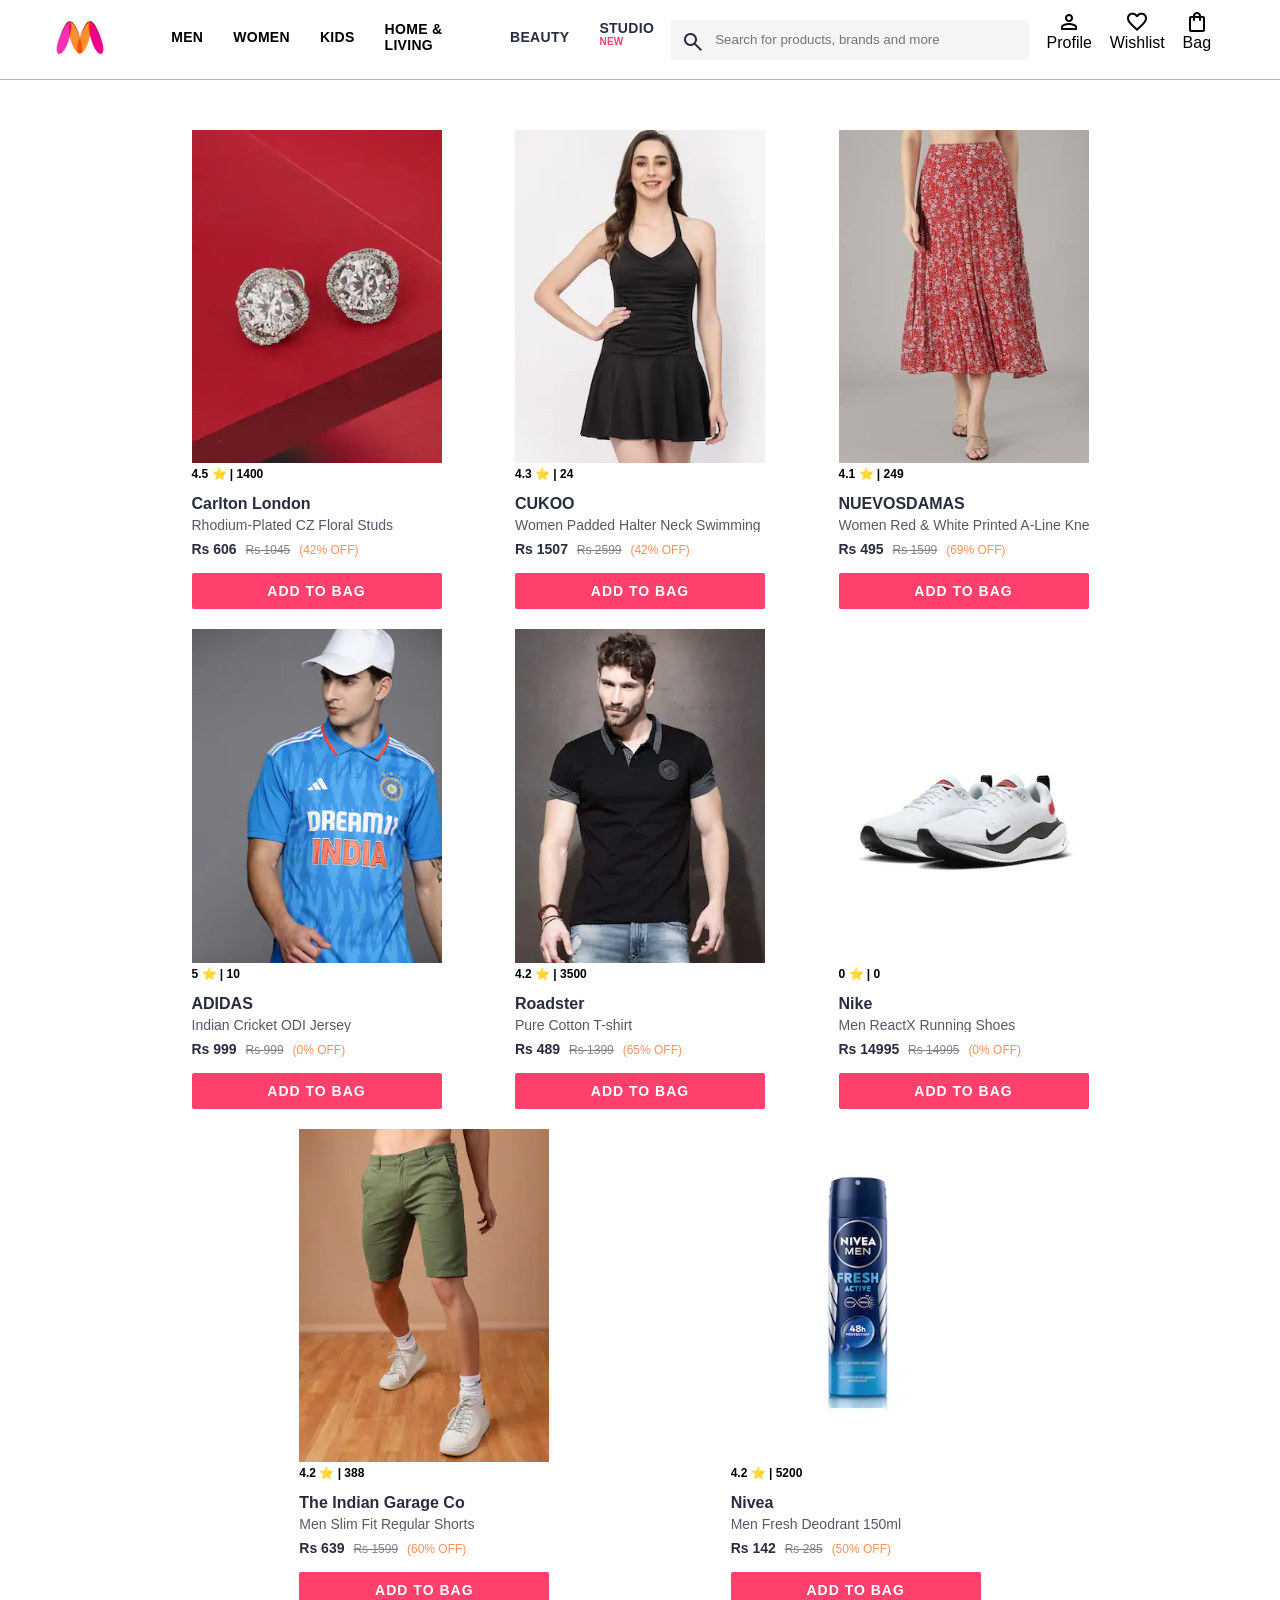
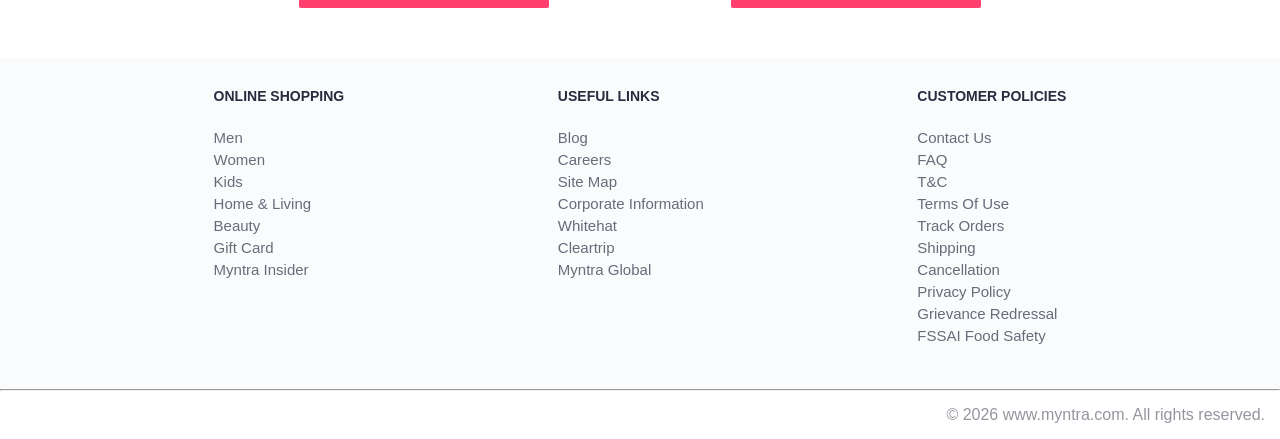
<file: index.html>
<!DOCTYPE html>
<html lang="en">
<head>
    <title>Myntra clone </title>
    <link rel="stylesheet" href="css/index.css">
    <link rel="stylesheet" href="https://fonts.googleapis.com/css2?family=Material+Symbols+Outlined:opsz,wght,FILL,GRAD@20..48,100..700,0..1,-50..200" />
</head>
<body>
    <header>
        <div class="logo_container">
            <a href="#"><img class="myntra_home" src="images/myntra_logo.webp" alt="Myntra Home"></a>
        </div>
       <nav class="nav_bar">
    <div class="nav-item">
        <a href="#">Men</a>
        <div class="mega-menu">
            <div class="column">
                <h4>Topwear</h4>
                <p>T-Shirts</p>
                <p>Casual Shirts</p>
                <p>Formal Shirts</p>
                <p>Sweatshirts</p>
                <p>Sweaters</p>
                <p>Jackets</p>
            </div>
            <div class="column">
                <h4>Bottomwear</h4>
                <p>Jeans</p>
                <p>Casual Trousers</p>
                <p>Shorts</p>
                <p>Track Pants</p>
            </div>

        </div>

    </div>

    <div class="nav-item">
        <a href="#">Women</a>
        <div class="mega-menu">
            <div class="column">
                <h4>Indian & Fusion Wear</h4>
                <p>Kurtas</p>
                <p>Sarees</p>
                <p>Ethnic Wear</p>
            </div>
            <div class="column">
                <h4>Western Wear</h4>
                <p>Dresses</p>
                <p>Tops</p>
                <p>Jeans</p>
            </div>
        </div>
    </div>

    <div class="nav-item">
        <a href="#">Kids</a>

        <div class="mega-menu">
            <div class="column">
                <h4>Boys Clothing</h4>
                <p>T-Shirts</p>
                <p>Shirts</p>
                <p>Shorts</p>
            </div>
            <div class="column">
                <h4>Girls Clothing</h4>
                <p>Dresses</p>
                <p>Tops</p>
                <p>Skirts</p>
            </div>
        </div>
    </div>

    <div class="nav-item">
        <a href="#">Home & Living</a>

        <div class="mega-menu">
            <div class="column">
                <h4>Bed Linen</h4>
                <p>Bedsheets</p>
                <p>Blankets</p>
                <p>Pillows</p>
            </div>
            <div class="column">
                <h4>Bath</h4>
                <p>Towels</p>
                <p>Bath Rugs</p>
            </div>
            <div class="column">
                <h4>Decor</h4>
                <p>Clocks</p>
                <p>Mirrors</p>
            </div>
        </div>
    </div>


    </div>
            <a href="#">Beauty</a>
            <a href="#">Studio <sup>New</sup></a>
        </nav>
        <div class="search_bar">
            <span class="material-symbols-outlined search_icon">search</span>
            <input class="search_input" placeholder="Search for products, brands and more">
        </div>
        <div class="action_bar">
            <div class="action_container">
                <span class="material-symbols-outlined action_icon">person</span>
                <span class="action_name">Profile</span>
            </div>

            <div class="action_container">
                <span class="material-symbols-outlined action_icon">favorite</span>
                <span class="action_name">Wishlist</span>
            </div>

            <a class="action_container" href="bag.html">
                <span class="material-symbols-outlined action_icon">shopping_bag</span>
                <span class="action_name">Bag</span>
                <span class="bag-item-count">0</span>
            </a>
        </div>
    </header>
    <main>
         <div class="items-container">
            
        </div>
        
    </main>
    <footer>
        <div class="footer_container">
            <div class="footer_column">
                <h3>ONLINE SHOPPING</h3>

                <a href="#">Men</a>
                <a href="#">Women</a>
                <a href="#">Kids</a>
                <a href="#">Home & Living</a>
                <a href="#">Beauty</a>
                <a href="#">Gift Card</a>
                <a href="#">Myntra Insider</a>
            </div>

            <div class="footer_column">
                <h3>USEFUL LINKS</h3>

                <a href="#">Blog</a>
                <a href="#">Careers</a>
                <a href="#">Site Map</a>
                <a href="#">Corporate Information</a>
                <a href="#">Whitehat</a>
                <a href="#">Cleartrip</a>
                <a href="#">Myntra Global</a>
            </div>

            <div class="footer_column">
                <h3>CUSTOMER POLICIES</h3>
                <a href="#">Contact Us</a>
                <a href="#">FAQ</a>
                <a href="#">T&C</a>
                <a href="#">Terms Of Use</a>
                <a href="#">Track Orders</a>
                <a href="#">Shipping</a>
                <a href="#">Cancellation</a>
                <a href="#">Privacy Policy</a>
                <a href="#">Grievance Redressal</a>
                <a href="#">FSSAI Food Safety</a>
                </div>
        </div>
        <hr>

        <div class="copyright">
            © 2026 www.myntra.com. All rights reserved.
        </div>
    </footer>
    <script src="scripts/items.js">  </script>
    <script src="scripts/index.js">  </script>
</body>
</html>
</file>
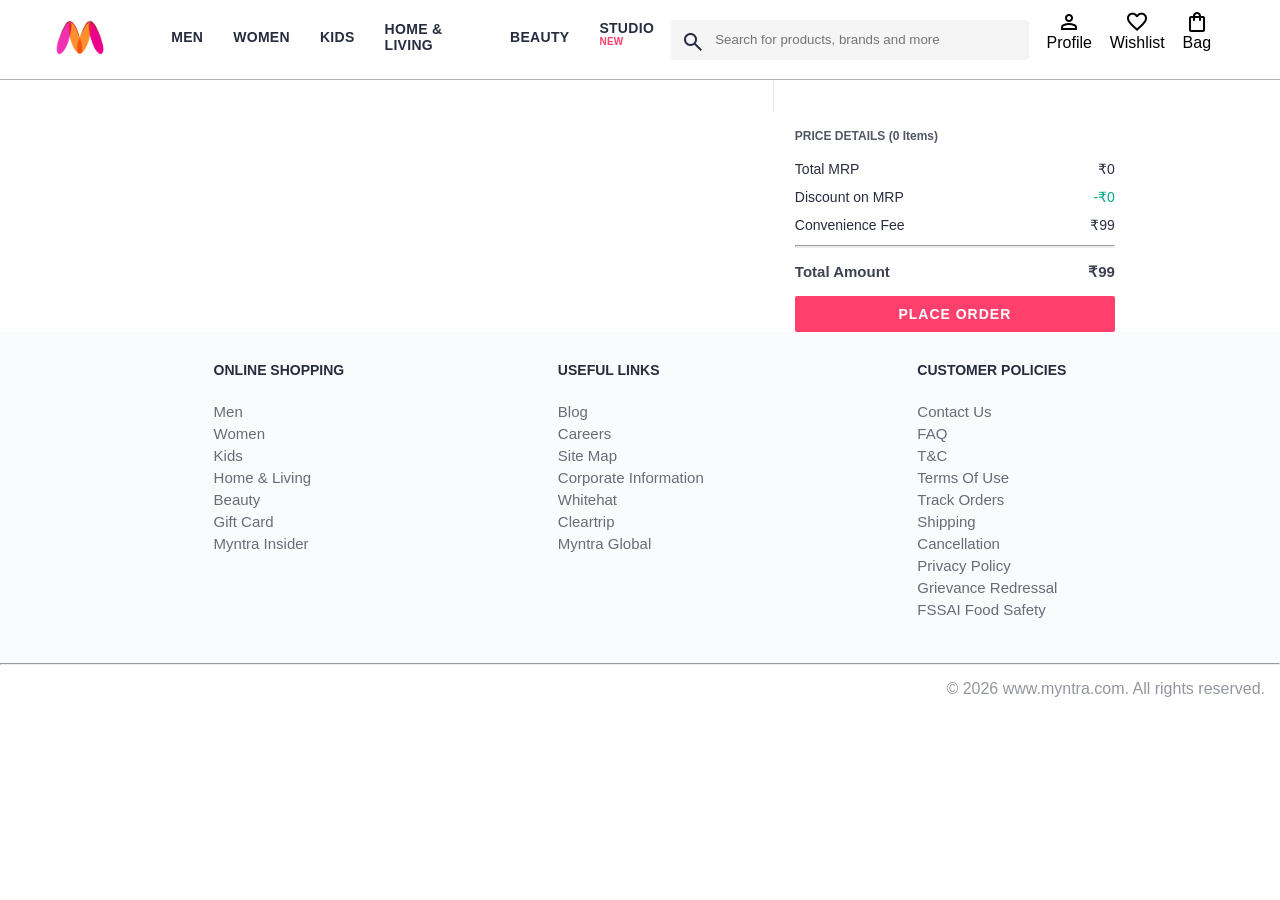
<file: bag.html>
<!DOCTYPE html>
<html lang="en">
<head>
    <title>Myntra Clone</title>
    <link rel="stylesheet" href="css/index.css">
    <link rel="stylesheet" href="css/bag.css">
    <link rel="stylesheet" href="https://fonts.googleapis.com/css2?family=Material+Symbols+Outlined:opsz,wght,FILL,GRAD@20..48,100..700,0..1,-50..200" />
</head>
<body>
    <header>
        <div class="logo_container">
            <a href="#"><img class="myntra_home" src="images/myntra_logo.webp" alt="Myntra Home"></a>
        </div>
        <nav class="nav_bar">
            <a href="#">Men</a>
            <a href="#">Women</a>
            <a href="#">Kids</a>
            <a href="#">Home & Living</a>
            <a href="#">Beauty</a>
            <a href="#">Studio <sup>New</sup></a>
        </nav>
        <div class="search_bar">
            <span class="material-symbols-outlined search_icon">search</span>
            <input class="search_input" placeholder="Search for products, brands and more">
        </div>
        <div class="action_bar">
            <div class="action_container">
                <span class="material-symbols-outlined action_icon">person</span>
                <span class="action_name">Profile</span>
            </div>

            <div class="action_container">
                <span class="material-symbols-outlined action_icon">favorite</span>
                <span class="action_name">Wishlist</span>
            </div>

            <div class="action_container">
                <span class="material-symbols-outlined action_icon">shopping_bag</span>
                <span class="action_name">Bag</span>
                <span class="bag-item-count">0</span>
            </div>
        </div>
    </header>
    <main>
      <div class="bag-page">
        <div class="bag-items-container">
        </div>
        <div class="bag-summary">
        </div>

      </div>
    </main>
    <footer>
        <div class="footer_container">
            <div class="footer_column">
                <h3>ONLINE SHOPPING</h3>

                <a href="#">Men</a>
                <a href="#">Women</a>
                <a href="#">Kids</a>
                <a href="#">Home & Living</a>
                <a href="#">Beauty</a>
                <a href="#">Gift Card</a>
                <a href="#">Myntra Insider</a>
            </div>

          <div class="footer_column">
                <h3>USEFUL LINKS</h3>

                <a href="#">Blog</a>
                <a href="#">Careers</a>
                <a href="#">Site Map</a>
                <a href="#">Corporate Information</a>
                <a href="#">Whitehat</a>
                <a href="#">Cleartrip</a>
                <a href="#">Myntra Global</a>
            </div>

            <div class="footer_column">
                <h3>CUSTOMER POLICIES</h3>
                <a href="#">Contact Us</a>
                <a href="#">FAQ</a>
                <a href="#">T&C</a>
                <a href="#">Terms Of Use</a>
                <a href="#">Track Orders</a>
                <a href="#">Shipping</a>
                <a href="#">Cancellation</a>
                <a href="#">Privacy Policy</a>
                <a href="#">Grievance Redressal</a>
                <a href="#">FSSAI Food Safety</a>
                </div>
        </div>
        </div>
        <hr>

        <div class="copyright">
            © 2026 www.myntra.com. All rights reserved.
        </div>
    </footer>
    <script src="scripts/items.js"></script>
    <script src="scripts/index.js"></script>
    <script src="scripts/bag.js"></script>
</body>
</html>
</file>
<file: css/index.css>
* {
    margin: 0;
    padding: 0;
    font-family: Assistant,-apple-system,BlinkMacSystemFont,Segoe UI,Roboto,Helvetica,Arial,sans-serif;
    box-sizing: border-box;
}
header {
    display: flex;
    background-color: #ffffff;
    height: 80px;
    justify-content: space-between;
    align-items: center;
    border-bottom: 1px solid #b6b1b1;
}
.myntra_home {
    height: 45px;
}
.logo_container {
    margin-left: 4%;
}
.action_bar {
    margin-right: 4%;
}
.nav_bar {
    margin-left: 60px;
    display: flex;
    align-items: center;
    gap: 30px;
    min-width: 500px;
    justify-content: space-evenly;
}
.nav_bar a {
    font-size: 14px;
    letter-spacing: .3px;
    color: #282c3f;
    font-weight: 700;
    text-transform: uppercase;
    text-decoration: none;
    padding: 28px 0;
    border-bottom: 5px solid #ffffff;
}
.nav_bar a:hover {
    border-bottom: 4px solid #f54e77;
}

.nav_bar a sup {
    color: #ff3f6c;
    font-size: 10px;
}



.nav-item{
    position: relative;
    display: flex;
    align-items: center;}

.nav-item a{
    text-decoration: none;
    color: black;
}

.mega-menu{
    margin-left: 30px;
    position: absolute;
    top: 100%;
    left: -200px;
    width: 800px;
    background-color: white;
    display: flex;
    gap: 50px;
    padding: 30px;
    visibility: hidden;
    opacity: 0;
    transition: 0.3s;
    box-shadow: 0 4px 10px rgba(0,0,0,0.1);
}

.nav-item:hover .mega-menu{
    visibility: visible;
    opacity: 1;
}

.column h4{
    color: orange;
    margin-bottom: 10px;
}

.column p{
    margin: 8px 0;
}
.search_bar {
    height: 40px;
    min-width: 200px;
    width: 30%;
    display: flex;
    align-items: center;
}
.search_icon {
    box-sizing: content-box;
    height: 20px;
    padding: 10px;

    background-color: #f5f5f6;
    color: #282c3f;
    font-weight: 300;
    border-radius: 4px 0 0 4px;
}
.search_input {
    color: #696e79;
    background-color: #f5f5f6;
    flex-grow: 1;
    height: 40px;
    border: 0;
    border-radius: 0 4px 4px 0;
}

.action_bar {
    display: flex;
    min-width: 200px;
    justify-content: space-evenly;
}

.action_container {
    display: flex;
    flex-direction: column;
    align-items: center;
}

/* Main section */
.banner_container {
    margin: 40px 0;
}
.banner_image {
    width: 100%;
}

.category_heading {
    text-transform: uppercase;
    color: #3e4152;
    letter-spacing: .15em;
    font-size: 1.8em;
    margin: 50px 0 10px 30px;
    max-height: 5em;
    font-weight: 700;
}

.category-items, .items-container {
    width: 80%;
    margin: 50px 10%;
    display: flex;
    flex-wrap: wrap;
    justify-content: space-evenly;
}

.sale_item {
    width: 250px;
}

.footer_container {
    padding: 30px 0px 40px 0px;
    background: #FAFBFC;
    display: flex;
    justify-content: space-evenly;
}

.footer_column {
    display: flex;
    flex-direction: column;
}

.footer_column h3 {
    color: #282c3f;
    font-size: 14px;
    margin-bottom: 25px;
}

.footer_column a {
    color: #696b79;
    font-size: 15px;
    text-decoration: none;
    padding-bottom: 5px;
}

.copyright {
    color: #94969f;
    text-align: end;
    padding: 15px;
}

.items-container {
    width: 80%;
    margin: 40px 10%;
}
.item-container {
    width: 250px;
    margin: 10px;
}
.item-image {
    width: 100%;
}
.rating {
    font-size: 12px;
    font-weight: 700;
}
.company-name {
    margin-top: 15px;
    font-size: 16px;
    font-weight: 700;
    line-height: 1;
    color: #282c3f;
    margin-bottom: 6px;
    overflow: hidden;
    text-overflow: ellipsis;
    white-space: nowrap;
}
.item-name {
    color: #535766;
    font-size: 14px;
    line-height: 1;
    margin-bottom: 0;
    margin-top: 0;
    overflow: hidden;
    white-space: nowrap;
    font-weight: 400;
    display: block;
}
.price {
    margin-top: 10px;
    font-size: 14px;
    line-height: 15px;
    color: #282c3f;
    white-space: nowrap;
}
.current-price {
    font-size: 14px;
    font-weight: 700;
    color: #282c3f;
}
.original-price {
    text-decoration: line-through;
    color: #7e818c;
    font-weight: 400;
    margin-left: 5px;
    font-size: 12px;
}
.discount {
    color: #ff905a;
    font-weight: 400;
    font-size: 12px;
    margin-left: 5px;
}
.btn-add-bag {
  width: 100%;
  text-transform: uppercase;
  letter-spacing: 1px;
  font-size: 14px;
  font-weight: 600;
  border-radius: 2px;
  border-width: 0px;
  padding: 10px 16px;
  margin-top: 15px;
  background-color: rgb(255, 63, 108);
  color: rgb(255, 255, 255);
  cursor: pointer;
}

.bag-item-count{
   background-color: #f16565;
    white-space: nowrap;
    text-align: center;
    line-height: 18px;
    padding: 0 6px;
    height: 18px;
    position: relative;
    border-radius: 50%;
    font-size: 12px;
    color: #fff;
    left: 13px;
    top: -44px;
    font-weight: 700;
    cursor: pointer;
}
.action_container {
    text-decoration: none;
}
a.action_container:link {
    color:black;
}
</file>
<file: css/bag.css>
.bag-items-container {
  display: inline-block;
  width: 64%;
  padding-right: 20px;
  border-right: 1px solid #eaeaec;
  padding-top: 32px;
  color: #282c3f;
  font-size: 13px;
  line-height: 1.42857143;
}

.bag-page {
  width: 75%;
  margin-left: 12.5%;
}

.bag-summary {
  vertical-align: top;
  display: inline-block;
  width: 35%;
  padding: 24px 0 0 16px;
  color: #282c3f;
  font-size: 13px;
  line-height: 1.42857143;
}

.bag-details-container {
  margin-bottom: 16px;
}

.price-header {
  font-size: 12px;
  font-weight: 700;
  margin: 24px 0 16px;
  color: #535766;
}

.price-item {
  margin-bottom: 12px;
  line-height: 16px;
  font-size: 14px;
  color: #282c3f;
}

.price-item-value {
  float: right;
}

.priceDetail-base-discount {
  color: #03a685;
}

.price-footer {
  font-weight: 700;
  font-size: 15px;
  padding-top: 16px;
  border-top: 1px solid #eaeaec;
  color: #3e4152;
  line-height: 16px;
}

.btn-place-order {
  width: 100%;
  letter-spacing: 1px;
  font-size: 14px;
  font-weight: 600;
  border-radius: 2px;
  border-width: 0px;
  padding: 10px 16px;
  background-color: rgb(255, 63, 108);
  color: rgb(255, 255, 255);
  cursor: pointer;
}

.bag-item-container {
  margin-bottom: 8px;
  background: #fff;
  font-size: 14px;
  border: 1px solid #eaeaec;
  border-radius: 4px;
  position: relative;
  padding: 12px 12px 0;
}

.item-left-part {
  position: absolute;
  background: rgb(255, 242, 223);
  height: 148px;
  width: 111px;
}

.item-right-part {
  padding-left: 12px;
  position: relative;
  min-height: 148px;
  margin-left: 111px;
  margin-bottom: 12px;
}

.bag-item-img {
  width: 100%;
}

.return-period {
  display: inline-flex;
  font-size: 14px;
  padding-top: 8px;
}

.return-period-days {
  font-weight: 700;
  margin-right: 4px;
}

.delivery-details {
  margin-top: 5px;
  color: #282c3f;
  font-size: 12px;
  letter-spacing: -.1px;
  margin-bottom: 8px;
  line-height: 15px;
}

.delivery-details-days {
  color: #03a685;
}

.remove-from-cart {
  position: absolute;
  font-size: 25px;
  top: 10px;
  right: 18px;
  width: 14px;
  height: 14px;
  cursor: pointer;
}
</file>
